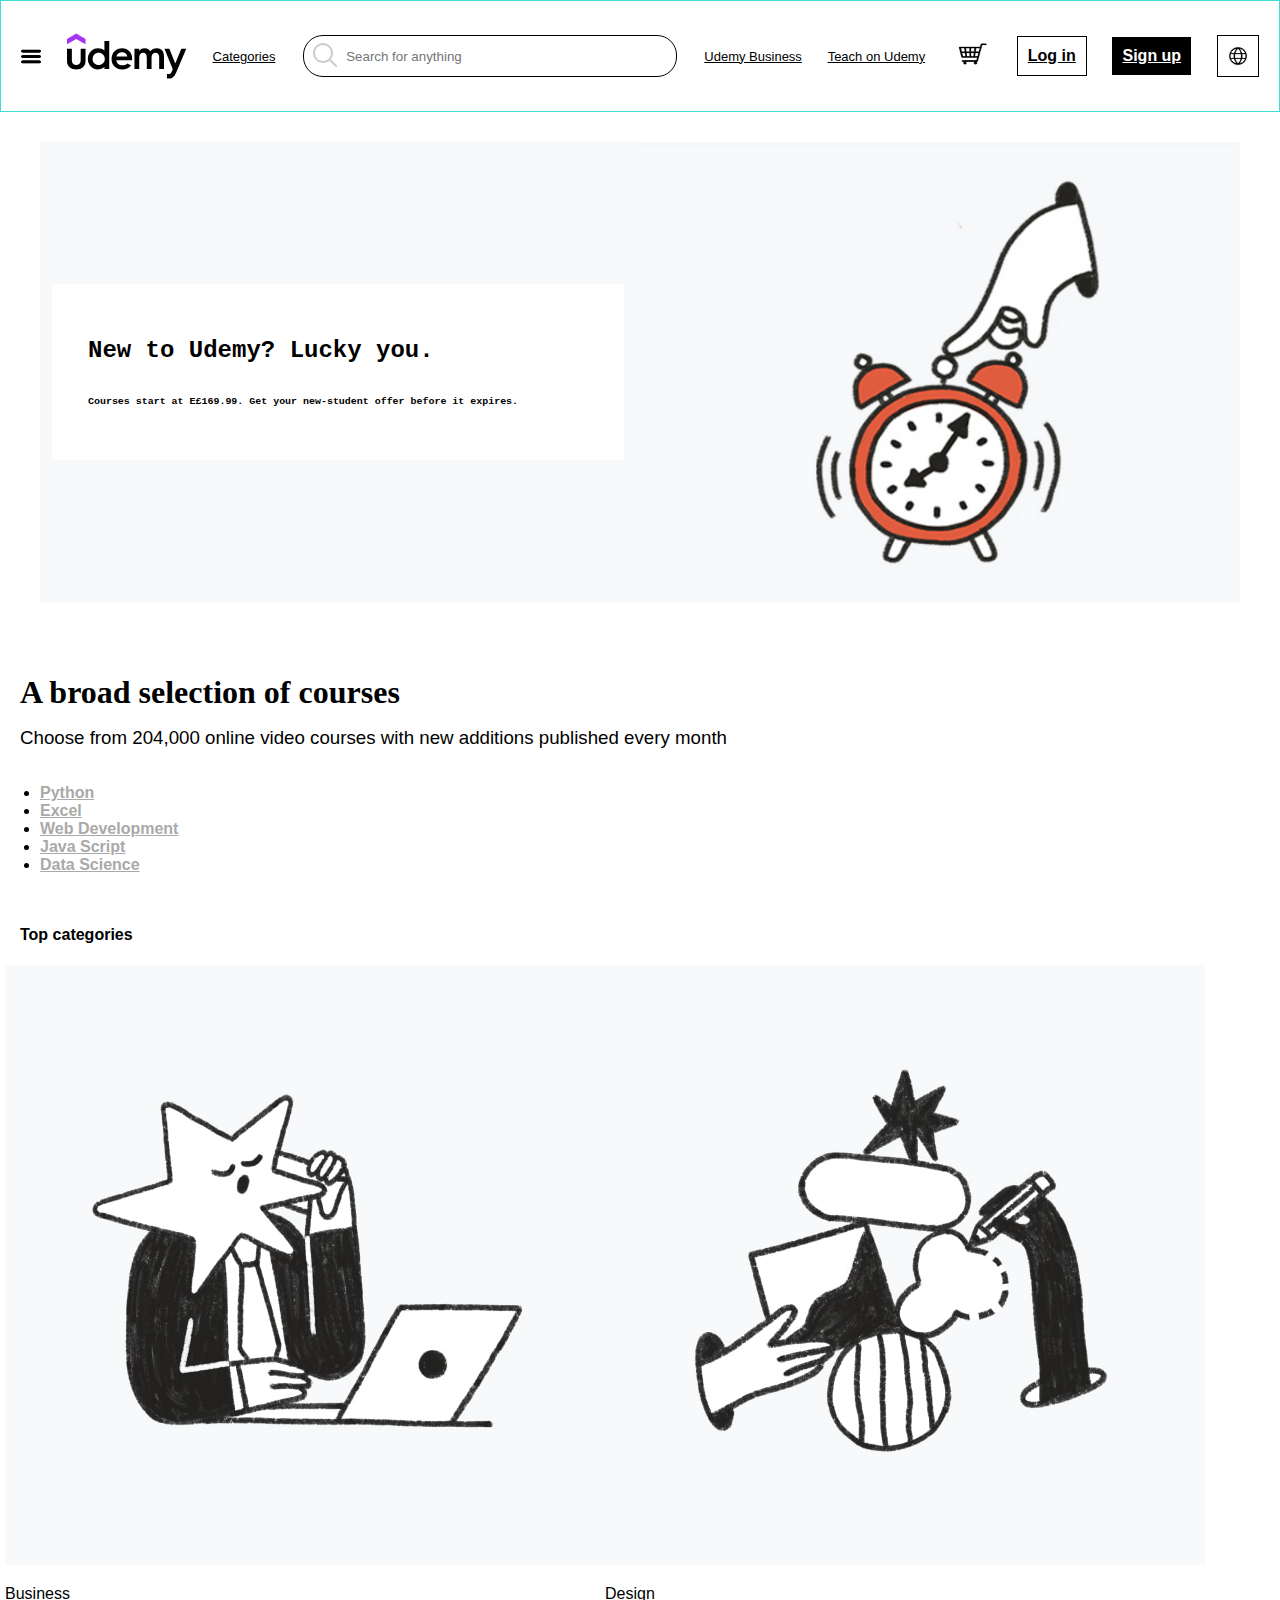
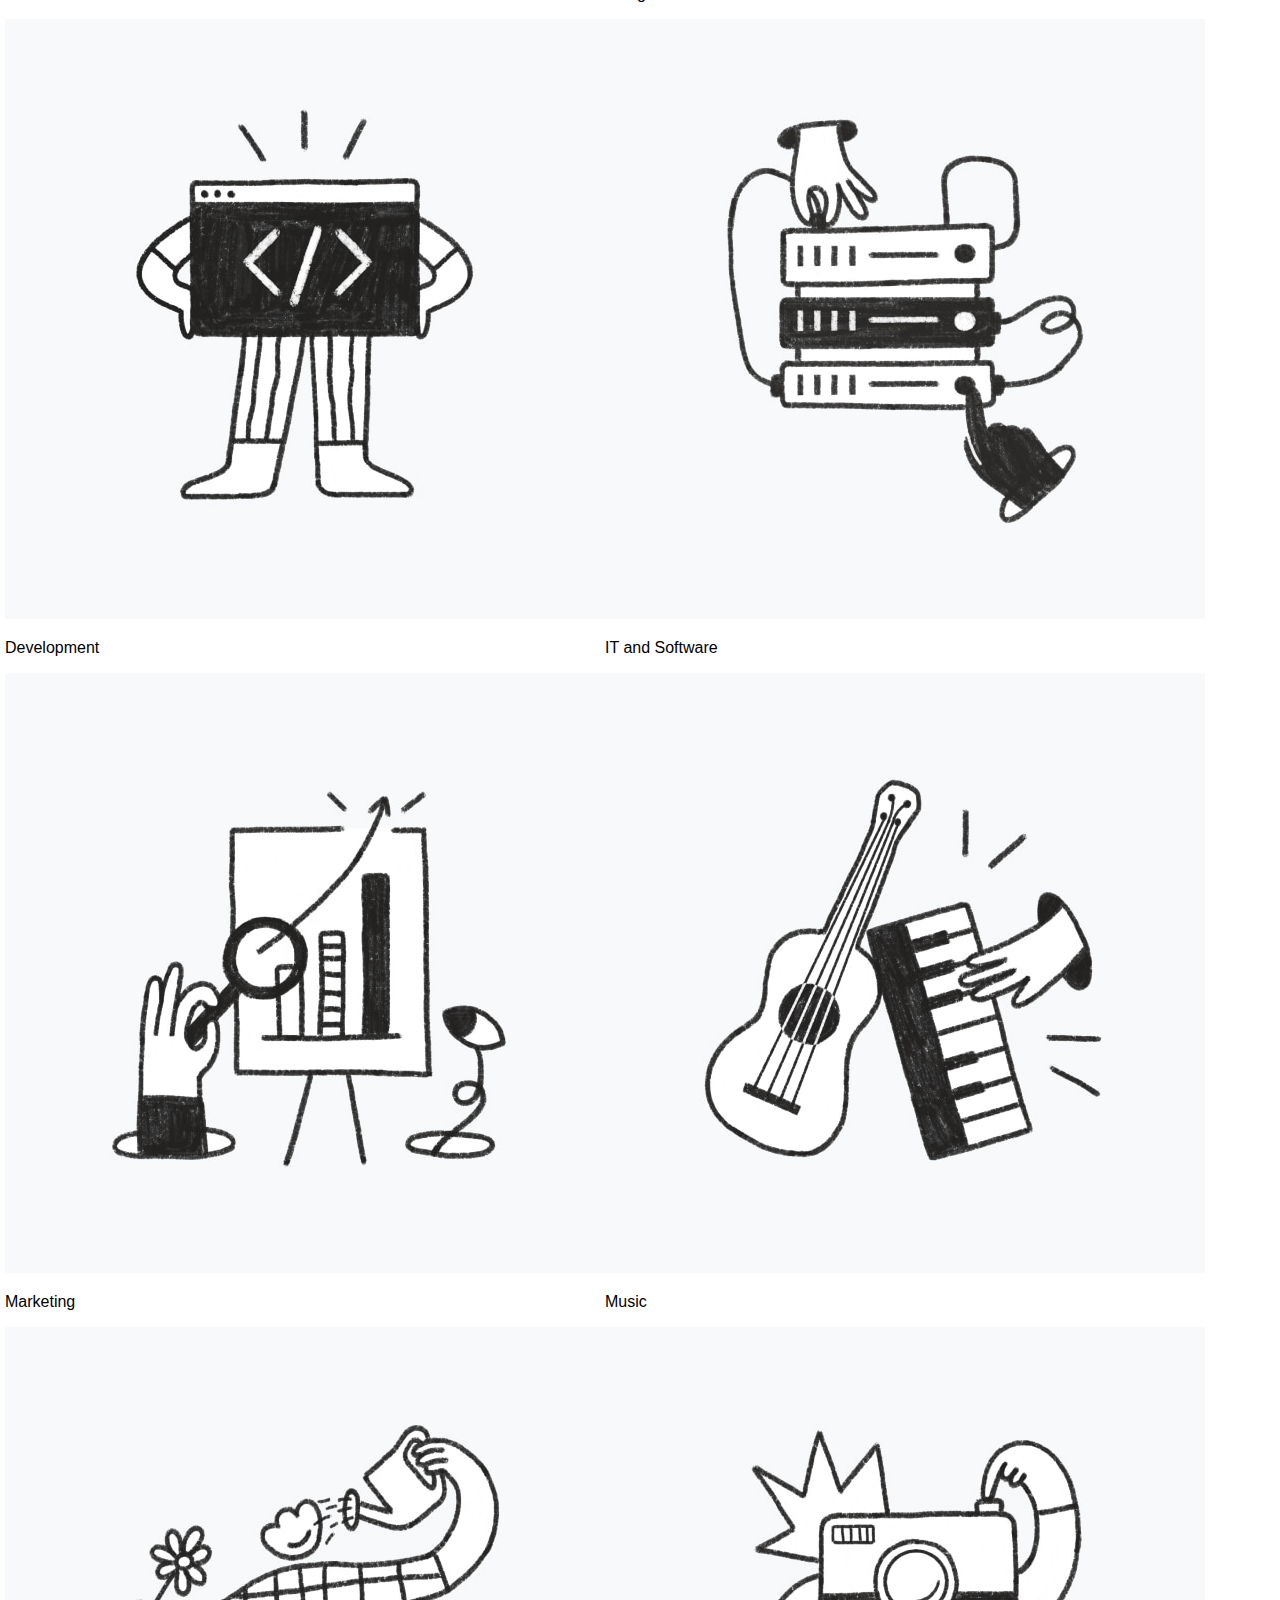
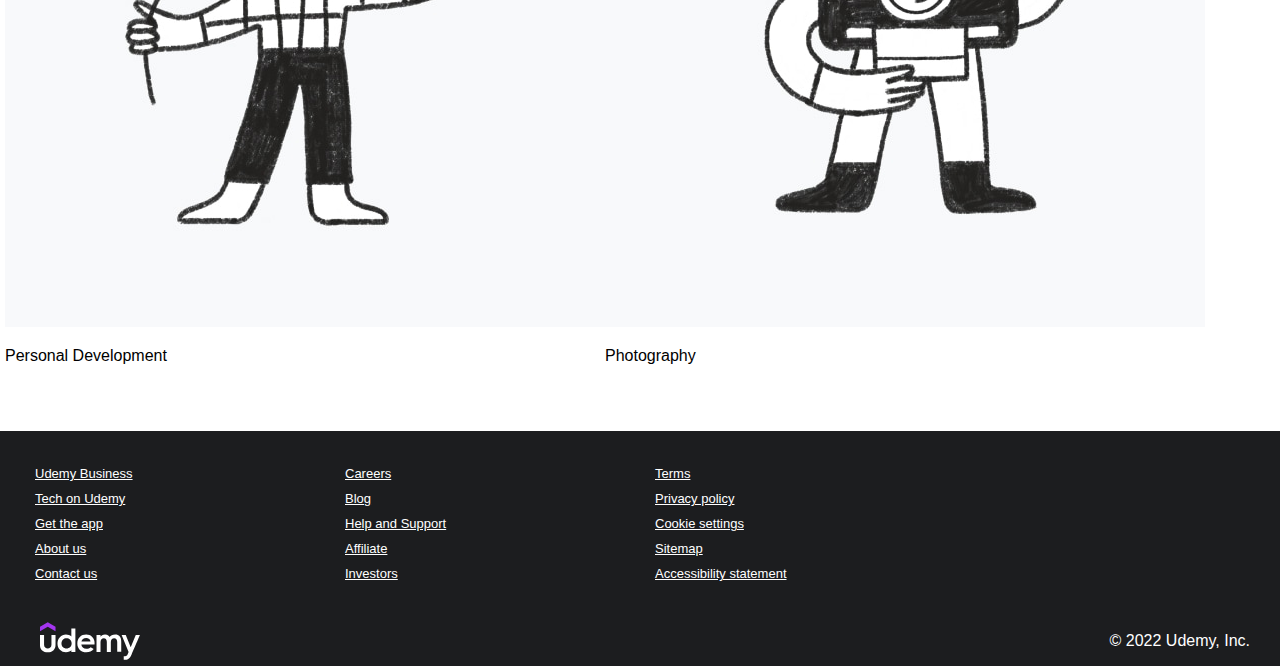
<file: index.html>
<!DOCTYPE html>
<html lang="en">
<head>
    <meta charset="UTF-8">
    <meta http-equiv="X-UA-Compatible" content="IE=edge">
    <meta name="viewport" content="width=device-width, initial-scale=1.0">
    <title>Online Courses - Learn Anything, On Your Schedule | Udemy</title>
    <link rel="stylesheet" href="https://cdn.jsdelivr.net/npm/bootstrap@4.1.3/dist/css/bootstrap.min.css" integrity="sha384-MCw98/SFnGE8fJT3GXwEOngsV7Zt27NXFoaoApmYm81iuXoPkFOJwJ8ERdknLPMO" crossorigin="anonymous">
    <link rel="stylesheet" href="https://cdnjs.cloudflare.com/ajax/libs/font-awesome/4.7.0/css/font-awesome.min.css">
    <link rel="stylesheet" href="styles/styles.css">
</head>
<body>
    <nav class="nav-bar">
        <img class="nav-menu hidden"src="img/menu.png" alt="menu">
        <img class="nav-logo" src="img/logo-udemy.svg" alt="udemy">
        <a class="nav-links small-text hidden-small" href="">Categories</a>
        <form class="nav-search" action="">
            <button class="search-button" type="submit">
                <img src="img/search-icon.svg" alt="search">
            </button>
            <input class="search-bar hidden-small" type="search" placeholder="Search for anything">
        </form>
        <a class="nav-links small-text hidden-small" href="">Udemy Business</a>
        <a class="nav-links small-text hidden-small" href="">Teach on Udemy</a>
        <a href=""><img class="nav-cart" src="img/cart.webp"></a>
        <a class="nav-log hidden-small" href="">Log in</a>
        <a class="nav-sign hidden-small" href="">Sign up</a>
        <a href=""><img class="nav-language hidden-small" src="img/glope.png" alt="languages"></a>
    </nav>
    <section class="offers">
        <div class="offer-text">
            <h1>New to Udemy? Lucky you.</h1>
            <h5>Courses start at E£169.99. Get your new-student offer before it expires.</h5>
        </div>
        <img class="offer-img" src="img/alarm.png" alt="alarm image">
    </section>
    <section class="courses-preview">
        <div class="courses-preview-header">
            <h1>A broad selection of courses</h1>
            <h3>Choose from 204,000 online video courses with new additions published every month</h3>
        </div>
        <ul class="nav nav-tabs" id="myTab" role="tablist">
            <li>
                <a class="nav-link" id="python-tab" data-toggle="tab" href="#python" role="tab" aria-controls="python" aria-selected="true">Python</a>
            </li>
            <li>
                <a class="nav-link" id="excel-tab" data-toggle="tab" href="#excel" role="tab" aria-controls="excel" aria-selected="false">Excel</a>
            </li>
            <li>
                <a class="nav-link" id="web-tab" data-toggle="tab" href="#web" role="tab" aria-controls="web" aria-selected="false">Web Development</a>
            </li>
            <li>
                <a class="nav-link" id="js-tab" data-toggle="tab" href="#js" role="tab" aria-controls="js" aria-selected="false">Java Script</Script></a>
            </li>
            <li>
                <a class="nav-link" id="datascience-tab" data-toggle="tab" href="#datascience" role="tab" aria-controls="datascience" aria-selected="false">Data Science</a>
            </li>
        </ul>
        <div class="tab-content" id="myTabContent">
            <!--GENERATED BY JAVA SCRIPT-->
        </div>
    </section>
    <section class="categories">
        <h4 class="font-weight-bold">Top categories</h4>
        <div class="categories-data">
            <div class="col-lg-3 col-md-4 col-sm-12">
                <img class="img-thumbnail" src="img/category-business.jpg">
                <p class="font-weight-bold">Business</p>
            </div>
            <div class="col-lg-3 col-md-4 col-sm-12">
                <img class="img-thumbnail" src="img/category-design.jpg">
                <p class="font-weight-bold">Design</p>
            </div>
            <div class="col-lg-3 col-md-4 col-sm-12">
                <img class="img-thumbnail" src="img/category-development.jpg">
                <p class="font-weight-bold">Development</p>
            </div>
            <div class="col-lg-3 col-md-4 col-sm-12">
                <img class="img-thumbnail" src="img/category-it-and-software.jpg">
                <p class="font-weight-bold">IT and Software</p>
            </div>
            <div class="col-lg-3 col-md-4 col-sm-12">
                <img class="img-thumbnail" src="img/category-marketing.jpg">
                <p class="font-weight-bold">Marketing</p>
            </div>
            <div class="col-lg-3 col-md-4 col-sm-12">
                <img class="img-thumbnail" src="img/category-music.jpg">
                <p class="font-weight-bold">Music</p>
            </div>
            <div class="col-lg-3 col-md-4 col-sm-12">
                <img class="img-thumbnail" src="img/category-personal-development.jpg">
                <p class="font-weight-bold">Personal Development</p>
            </div>
            <div class="col-lg-3 col-md-4 col-sm-12">
                <img class="img-thumbnail" src="img/category-photography.jpg">
                <p class="font-weight-bold">Photography</p>
            </div>
        </div>
    </section>
    <footer>
        <div class="footer-links">
            <div class="col">
                <a href="">Udemy Business</a>
                <a href="">Tech on Udemy</a>
                <a href="">Get the app</a>
                <a href="">About us</a>
                <a href="">Contact us</a>
            </div>
            <div class="col">
                <a href="">Careers</a>
                <a href="">Blog</a>
                <a href="">Help and Support</a>
                <a href="">Affiliate</a>
                <a href="">Investors</a>
            </div>
            <div class="col">
                <a href="">Terms</a>
                <a href="">Privacy policy</a>
                <a href="">Cookie settings</a>
                <a href="">Sitemap</a>
                <a href="">Accessibility statement</a>
            </div>
        </div>
        <div class="footer-cr">
            <img class="footer-logo" src="img/logo-udemy-inverted.svg" alt="udemy">
            <p>&copy; 2022 Udemy, Inc.</p>
        </div>
    </footer>
    <script src="scripts/script.js"></script>
    <script src="https://code.jquery.com/jquery-3.3.1.slim.min.js" integrity="sha384-q8i/X+965DzO0rT7abK41JStQIAqVgRVzpbzo5smXKp4YfRvH+8abtTE1Pi6jizo" crossorigin="anonymous"></script>
    <script src="https://cdn.jsdelivr.net/npm/popper.js@1.14.3/dist/umd/popper.min.js" integrity="sha384-ZMP7rVo3mIykV+2+9J3UJ46jBk0WLaUAdn689aCwoqbBJiSnjAK/l8WvCWPIPm49" crossorigin="anonymous"></script>
    <script src="https://cdn.jsdelivr.net/npm/bootstrap@4.1.3/dist/js/bootstrap.min.js" integrity="sha384-ChfqqxuZUCnJSK3+MXmPNIyE6ZbWh2IMqE241rYiqJxyMiZ6OW/JmZQ5stwEULTy" crossorigin="anonymous"></script>
</body>
</html>
</file>
<file: styles/styles.css>
body {
    all: revert;
    margin: 0px;
    background-color: white;
    font-family: sans-serif;
}

/* NAVIGATION BAR */

.nav-bar {
    display: flex;
    flex-direction: row;
    justify-content: space-between;
    align-items: center;
    height: 70px;
    padding: 20px;
    margin-bottom: 30px;
    border: 1px solid turquoise;
}

.nav-menu {
    height: 15px;
    width: 20px;
}

.nav-logo {
    height: 60px;
    width: 120px;
}

a {
    color: black;
}

a:hover {
    color: blueviolet;
    text-decoration: none;
}

.nav-search {
    display: flex;
    flex-grow: 1;
    justify-content: flex-start;
    align-items: center;
    height: 40px;
    max-width: 30%;
    margin: 2px;
    border: 1px solid black;   
    border-radius: 20px;
}

.search-button {
    height: 40px;
    width: 30px;
    border: none;
    background: none;
    background-color: none;
}

/* clears the 'X' from Internet Explorer */
input[type=search]::-ms-clear {display: none; width : 0; height: 0;}
input[type=search]::-ms-reveal {display: none; width : 0; height: 0;}

/* clears the 'X' from Chrome */
input[type="search"]::-webkit-search-decoration,
input[type="search"]::-webkit-search-cancel-button,
input[type="search"]::-webkit-search-results-button,
input[type="search"]::-webkit-search-results-decoration {display: none;}

.search-bar {
    display: flex;
    flex-grow: 1;
    border: none;
    background-color: transparent;
    outline: none;
    margin: 10px;
}

.nav-cart {
    height: 30px;
    width: 40px;
}

.nav-log {
    border: 1px solid black;
    font-weight: bold;
    padding: 10px;
}

.nav-log:hover {
    text-decoration: none;
    color: black;
    background-color: rgb(235, 229, 229);
}

.nav-sign {
    background-color: black;
    color: white;
    font-weight: bold;
    padding: 10px;
}

.nav-sign:hover {
    text-decoration: none;
    color: white;
    background-color: rgb(57, 57, 57);
}

.nav-language {
    all: revert;
    display: flex;
    justify-content: center;
    align-items: center;
    height: 20px;
    width: 20px;
    border: 1px solid black;
    padding: 10px;
}

.small-text {
    font-size: small;
}

.hidden-desktop {
    display: none;
}

/*OFFERS SECTION*/

.offers {
    all: revert;
    display: flex;
    flex-direction: row;
    justify-content: space-around;
    align-items: center;
    background-color: #f8f9fb;
    font-size: 12px;
    font-family:'Courier New', Courier, monospace;
    width: 100%;
    max-width: 1200px;
    margin: auto;
    margin-bottom: 50px;
}

.offer-text {
    all: revert;
    display: flex;
    flex-direction: column;
    align-items: flex-start;
    background-color: white;
    margin: 10px;
    height: 100%;
    width: 100%;
    max-width: 500px;
    max-height: 500px;
    padding: 3%;
}

.offer-text h1 {
    font-weight: bold;
}

.offer-img {
    all: revert;
    width: 50%;
}

/*COURSES SECTION*/

.courses-preview {
    display: flex;
    flex-direction: column;
    margin-bottom: 15px;
}

.courses-preview-header {
    margin-left: 20px;
}

.courses-preview-header h1 {
    font-family: 'Times New Roman', Times, serif;
}

.courses-preview-header h3 {
    all: revert;
    margin-top: -5px;
    font-weight: lighter;
}

.courses-preview a {
    color: darkgrey;
    font-weight: bolder;
}

.courses-preview a:active {
    color: black;
}

.courses-list {
    display: flex;
    flex-direction: column;
    justify-content: center;
    align-items: flex-start;
    border: 1px solid grey;
    padding: 30px;
    margin: 20px;
}

.courses-info h4 {
    font-weight: bold;
}

.courses-info p {
    font-family: 'Trebuchet MS', 'Lucida Sans Unicode', 'Lucida Grande', 'Lucida Sans', Arial, sans-serif;
    font-size: medium;
    font-weight: lighter;
    max-width: 800px;
    overflow: hidden;
    text-overflow: ellipsis;
    display: -webkit-box !important;
    -webkit-line-clamp: 3;
    -webkit-box-orient: vertical;
    white-space: normal;
}

.explore-btn {
    background-color: white;
    border: 1px solid black;
    color: black;
    padding: 10px;
    text-align: center;
    text-decoration: none;
    font-weight: bolder;
    font-size: 14px;
}

.courses-carousel {
    display: flex;
    flex-direction: row;
    justify-content: flex-start;
    align-items: flex-start;
    flex-wrap: wrap;
    margin-top: 30px;
}

.course-card {
    display: flex;
    flex-direction: column;
    justify-content: flex-start;
    align-items: flex-start;
    margin: 10px;
    margin-left: 0px;
}

.course-img {
    max-width: 250px;
}

.course-title {
    margin: 5px;
    font-weight: bold;
    max-width: 250px;
}

.course-author {
    margin: 0px;
    color: gray;
    font-size: smaller;
    max-width: 250px;
    overflow: hidden;
    white-space: nowrap;
    text-overflow: ellipsis;
}

.course-rating {
    display: flex;
    flex-direction: row;
    justify-content: flex-start;
    align-items: center;
}

.course-rate {
    font-weight: bold;
    padding-right: 5px;
    color: rgb(132, 95, 2);
}

.checked {
    color: goldenrod;
}

.course-price {
    font-size: medium;
    font-weight: bold;
}

/*CATEGORIES*/

.categories {
    display: flex;
    flex-direction: column;
    padding-bottom: 50px;
}

.categories h4 {
    margin-left: 20px;
}

.categories-data {
    display: flex;
    flex-direction: row;
    flex-wrap: wrap;
    margin-left: 5px;
}

.img-thumbnail {
    border: none;
}

/*FOOTER*/

footer {
    display: block;
    background-color: #1c1d1f;
}

.footer-links {
    display: flex;
    flex-direction: row;
}

.col {
    display: flex;
    flex-direction: column;
    padding: 30px;
    flex-grow: 1;
    max-width: 250px;
}

.col a {
    color:  white;
    margin: 5px;
    font-size: small;
}

.col a:hover {
    text-decoration: underline;
}

.footer-cr {
    display: flex;
}

.footer-cr p {
    display: flex;
    flex-direction: row;
    flex-grow: 1;
    justify-content: flex-end;
    margin-right: 30px;
    color: white;
    flex-grow: 1;
}

.footer-logo {
    height: 50px;
    width: 100px;
    margin-left: 40px;
}

/* MEDIA QUERY */

@media screen and (max-width: 1000px) {
    .hidden-desktop {
        display: flex;
    }
    .hidden-small {
        display: none;
    }
    
    /* NAVIGATION BAR */

    .nav-logo {
        height: 40px;
        width: 80px;
        margin-left: auto;
        margin-right: auto;
    }
    .nav-search {
        border: none;
        max-width: 50px;
    }
    .nav-search:hover {
        max-width: 300px;
    }
    .nav-search:hover > .search-bar {
        display: flex;
    }

    /*OFFERS SECTION*/

    .offers {
        flex-direction: column-reverse;
    }
}
</file>
